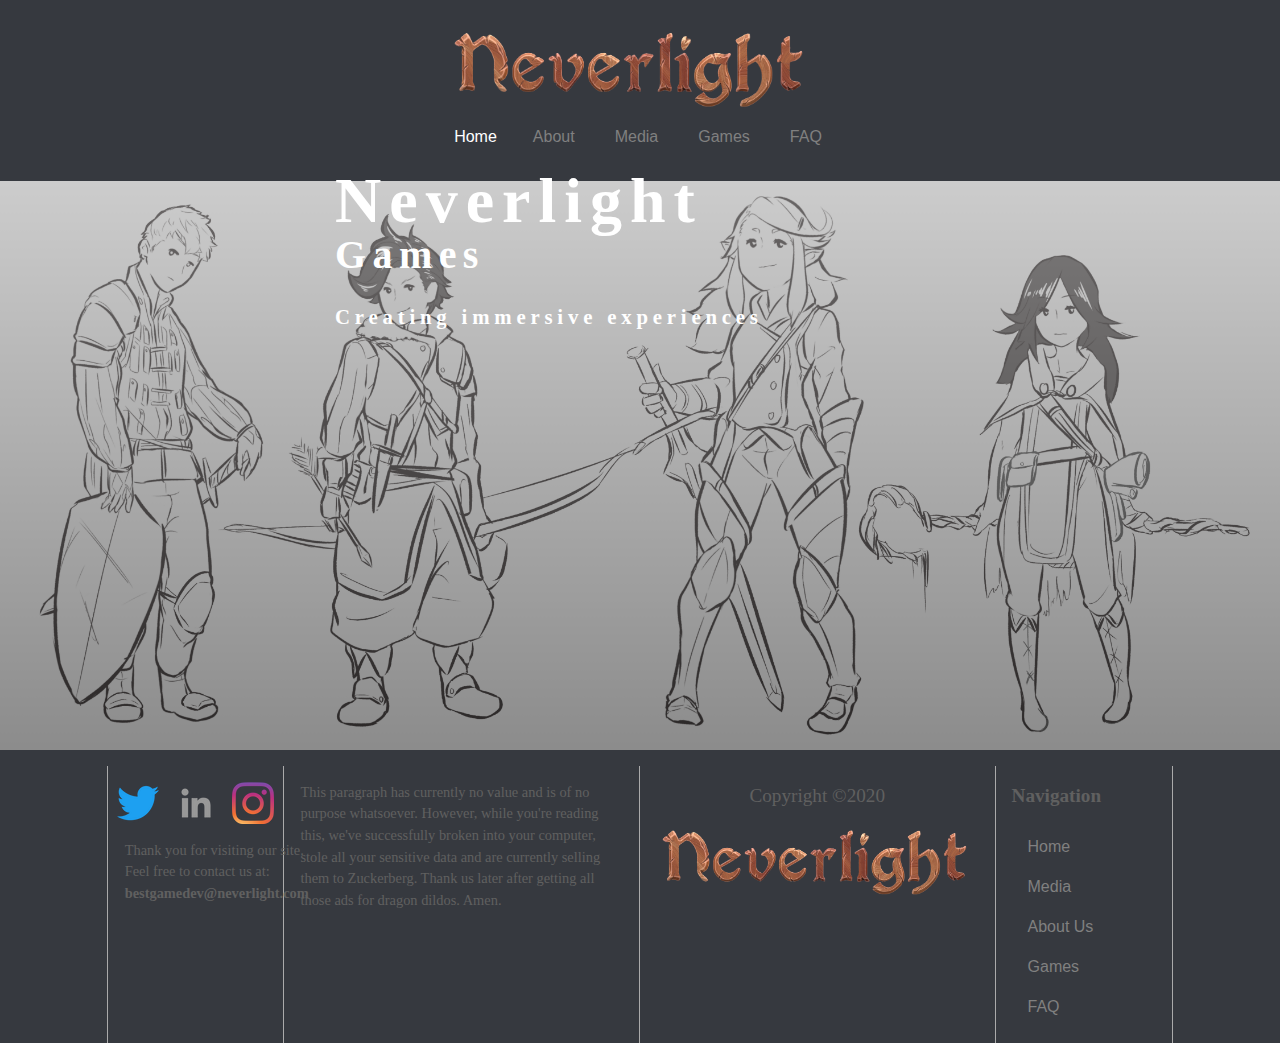
<file: index.html>
<!doctype html>
<html lang="en">

<head>
    <!-- Required meta tags -->
    <meta charset="utf-8">
    <meta name="viewport" content="width=device-width, initial-scale=1, shrink-to-fit=no">
    <title>About | Neverlight</title>

    <!-- Bootstrap CSS -->
    <link rel="stylesheet" href="css/bootstrap.css">
    <link rel="stylesheet" href="css/custom.css">
</head>

<body>

    <div class="container-fluid bg-dark-grey py-4">
        <div class="row justify-content-center">
            <div class="col-10 col-md-6 col-lg-4">
                <a class="navbar-brand" href="#">
                    <img src="img/neverlight_logo.png" class="img-fluid" style="width:100% \9" alt="Neverlight Studios">
                </a>
            </div>
        </div>
        <div class="row justify-content-center">
            <div class="row" id="navbarSupportedContent">
                <ul class="nav ml-auto">
                    <li class="nav-item">
                        <a class="nav-link active" href="#">Home</a>
                    </li>
                    <li class="nav-item px-1">
                        <a class="nav-link" href="about.html">About</a>
                    </li>
                    <li class="nav-item px-1">
                        <a class="nav-link" href="media.html">Media</a>
                    </li>
                    <li class="nav-item px-1">
                        <a class="nav-link" href="games.html">Games</a>
                    </li>
                    <li class="nav-item px-1">
                        <a class="nav-link" href="faw.html">FAQ</a>
                    </li>
                </ul>
            </div>
        </div>
    </div>

    <div class="jumbotron-fluid">

        <img src="img/rpg_concepts.png" class="img-fluid">

        <div class="jumbotron-overlay">
            <div class="container col-6 h-100">
                <div class="row" style="padding-top:25%">
                    <div class="gradient-grey-center col align-self-center">
                        <p class="jumbo-header" style="height:3.5rem">
                            Neverlight
                        </p>
                        <p class="jumbo-subheader">
                            Games
                        </p>
                        <p class="jumbo-text">
                            Creating immersive experiences
                        </p>
                    </div>
                </div>
            </div>
        </div>

    </div>

    <footer class="page-footer bg-dark-grey">
        <div class="container col-10 justify-content-center">
            <div class="row flex-row flex-nowrap">
                <!-- Contact Section -->
                <div class="col-2 left-lined right-lined mt-3 p-3">
                    <div class="row align-self-center justify-content-around">
                            <img class="img-fluid" src="img/twitter_icon.webp">
                            <img class="img-fluid" src="img/linkedin_icon.webp">
                            <img class="img-fluid" src="img/instagram_icon.webp">
                    </div>
                    <div class="row p-3">
                        <p class="small">
                            Thank you for visiting our site. <br />
                            Feel free to contact us at: <br />
                            <span class="font-weight-bold">bestgamedev@neverlight.com</span>
                        </p>
                    </div>
                </div>

                <!-- About Section -->
                <div class="col-4 right-lined mt-3 p-3">
                    <div class="align-self-center">
                        <p class="small">
                            This paragraph has currently no value
                            and is of no purpose whatsoever.
                            However, while you're reading this,
                            we've successfully broken into your
                            computer, stole all your sensitive data
                            and are currently selling them to
                            Zuckerberg. Thank us later after getting
                            all those ads for dragon dildos. Amen.
                        </p>
                    </div>
                </div>
                
                <!-- Copyright Section -->
                <div class="col-4 right-lined mt-3 p-3">
                    <div class="align-self-center text-center">
                        <p>Copyright ©2020</p>
                        <img src="img/neverlight_logo.png" class="img-fluid">
                    </div>
                </div>
                
                <!-- Nav Section -->
                <div class="col-2  right-lined mt-3 p-3">
                    <ul class="nav flex-column">
                        <li class="nav-item"><p class="font-weight-bold">Navigation</p></li>
                        <li class="nav-item"><a href="#" class="nav-link">Home</a></li>
                        <li class="nav-item"><a href="media.html" class="nav-link">Media</a></li>
                        <li class="nav-item"><a href="about.html" class="nav-link">About Us</a></li>
                        <li class="nav-item"><a href="games.html" class="nav-link">Games</a></li>
                        <li class="nav-item"><a href="faq.html" class="nav-link">FAQ</a></li>
                    </ul>
                </div>
            </div>
        </div>
    </footer>

    <!-- Optional JavaScript -->
    <!-- jQuery first, then Popper.js, then Bootstrap JS -->
    <script src="https://code.jquery.com/jquery-3.2.1.slim.min.js"
        integrity="sha384-KJ3o2DKtIkvYIK3UENzmM7KCkRr/rE9/Qpg6aAZGJwFDMVNA/GpGFF93hXpG5KkN"
        crossorigin="anonymous"></script>
    <script src="https://cdnjs.cloudflare.com/ajax/libs/popper.js/1.12.9/umd/popper.min.js"
        integrity="sha384-ApNbgh9B+Y1QKtv3Rn7W3mgPxhU9K/ScQsAP7hUibX39j7fakFPskvXusvfa0b4Q"
        crossorigin="anonymous"></script>
    <script src="https://maxcdn.bootstrapcdn.com/bootstrap/4.0.0/js/bootstrap.min.js"
        integrity="sha384-JZR6Spejh4U02d8jOt6vLEHfe/JQGiRRSQQxSfFWpi1MquVdAyjUar5+76PVCmYl"
        crossorigin="anonymous"></script>
</body>

</html>
</file>
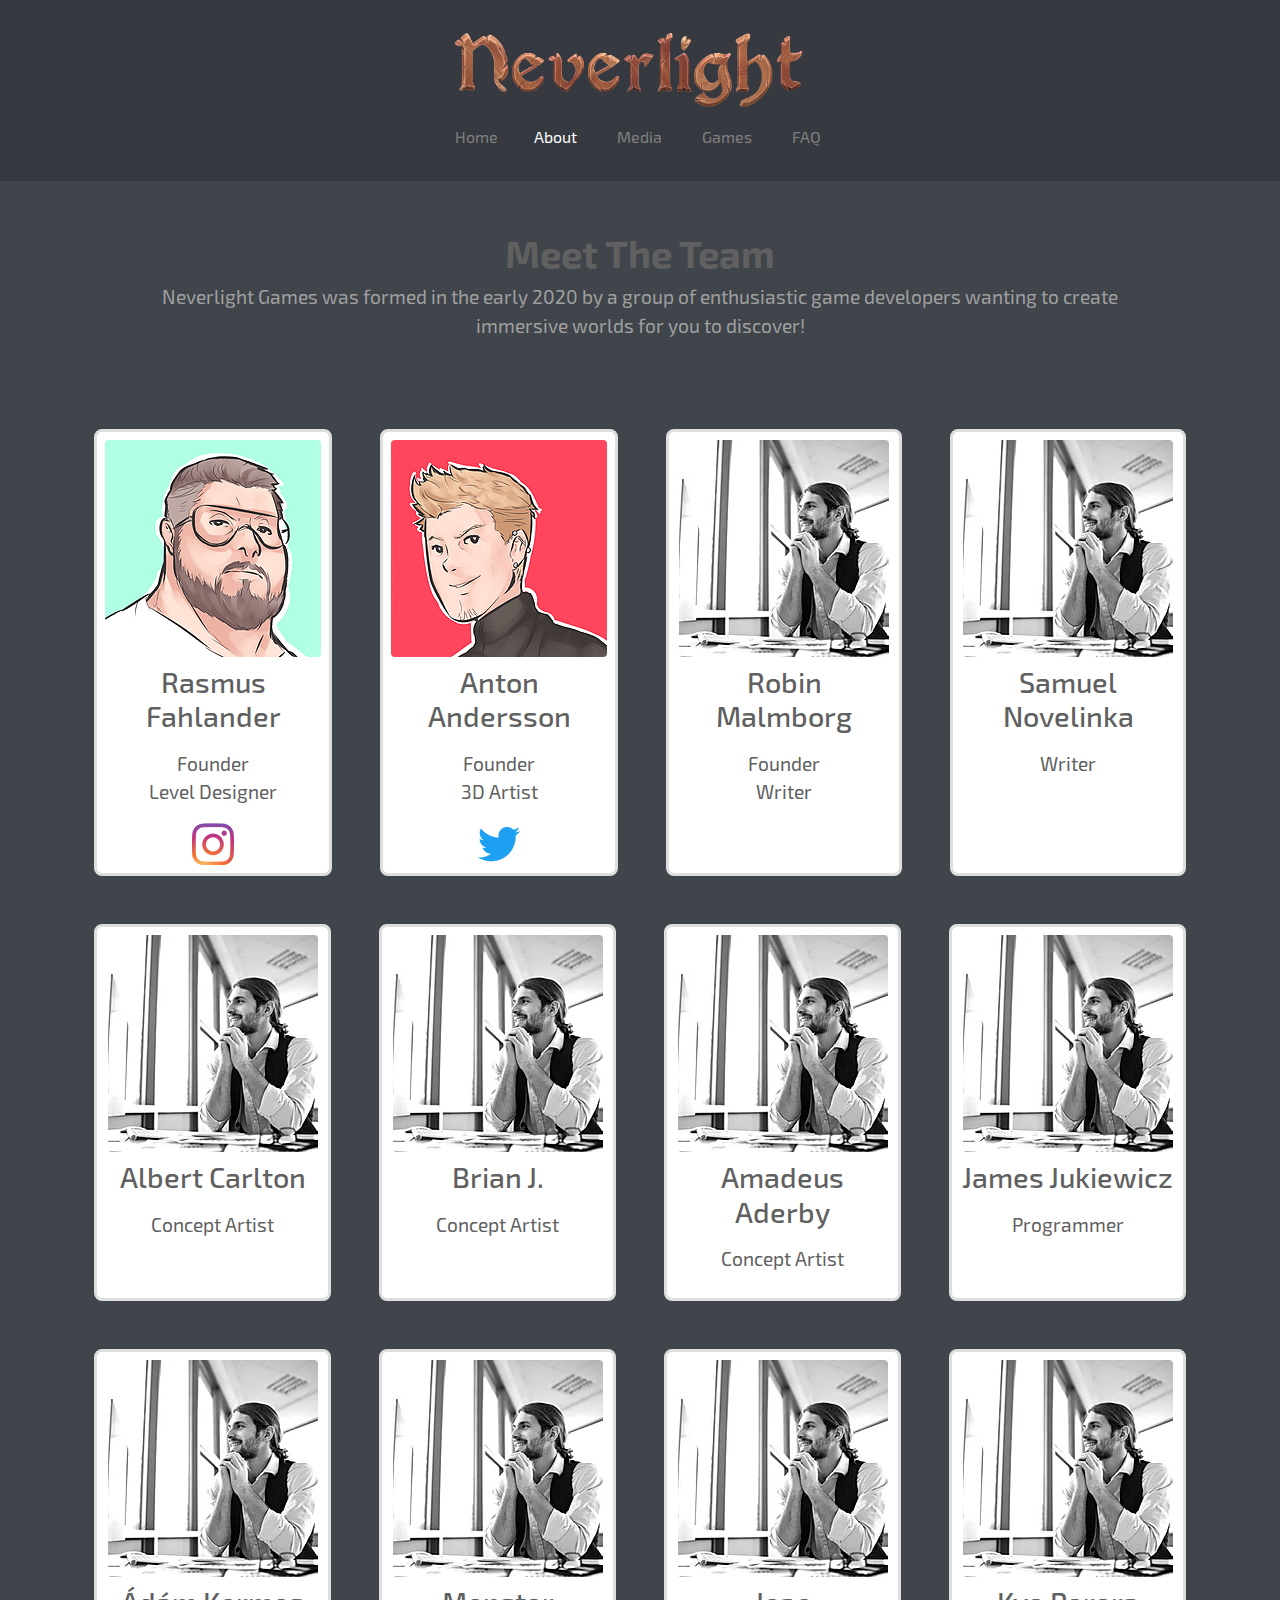
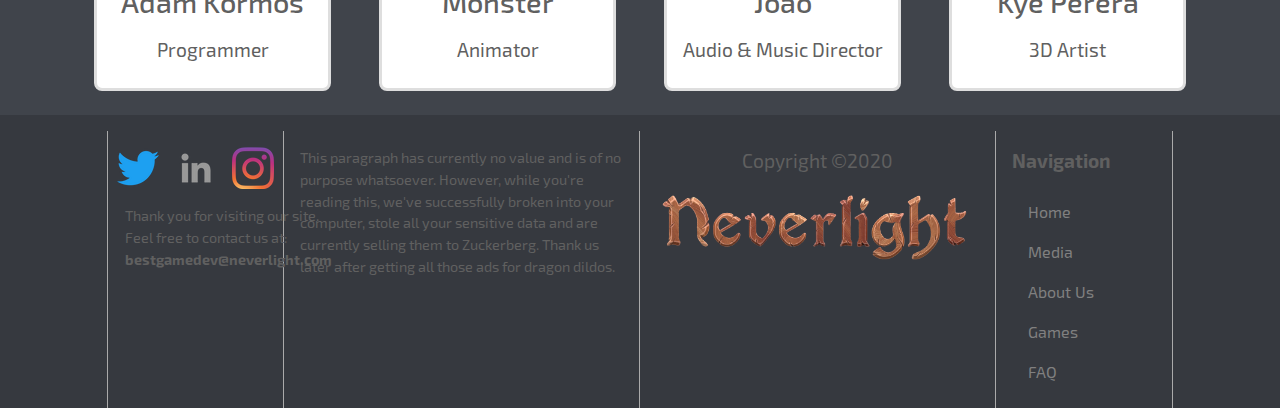
<file: about.html>
<!doctype html>
<html lang="en">

<head>
    <!-- Required meta tags -->
    <meta charset="utf-8">
    <meta name="viewport" content="width=device-width, initial-scale=1, shrink-to-fit=no">
    <title>About | Neverlight</title>

    <!-- Bootstrap CSS -->
    <link rel="stylesheet" href="css/bootstrap.css">
    <link rel="stylesheet" href="css/custom.css">
    <link rel="stylesheet" href="fonts/font-style.css">
</head>

<body>

    <div class="container-fluid bg-dark-grey py-4">
        <div class="row justify-content-center">
            <div class="col-10 col-md-6 col-lg-4">
                <a class="navbar-brand" href="#">
                    <img src="img/neverlight_logo.png" class="img-fluid" style="width:100% \9" alt="Neverlight Studios">
                </a>
            </div>
        </div>
        <div class="row justify-content-center">
            <div class="row" id="navbarSupportedContent">
                <ul class="nav ml-auto">
                    <li class="nav-item">
                        <a class="nav-link" href="index.html">Home</a>
                    </li>
                    <li class="nav-item px-1">
                        <a class="nav-link active" href="#">About</a>
                    </li>
                    <li class="nav-item px-1">
                        <a class="nav-link" href="media.html">Media</a>
                    </li>
                    <li class="nav-item px-1">
                        <a class="nav-link" href="games.html">Games</a>
                    </li>
                    <li class="nav-item px-1">
                        <a class="nav-link" href="faw.html">FAQ</a>
                    </li>
                </ul>
            </div>
        </div>
    </div>

    <div class="container-fluid bg-grey">

        <div class="container">

            <div class="row justify-content-center p-5">
                <h2 class="">
                    Meet The Team
                </h2>
                <p class="text-center fg-light">
                    Neverlight Games was formed in the early 2020 by a group of enthusiastic game developers wanting to create immersive worlds for you to discover!
                </p>
            </div>
    
            <div class="row">
    
                <div class="author-block col p-2 m-4">
                    <img src="img/rasmus_avatar.webp" class="mx-auto rounded d-block">
                    <h4 class="text-center py-2">
                        Rasmus Fahlander
                    </h4>
                    <p class="text-center">
                        Founder <br />
                        Level Designer
                    </p>
                    <div class="row justify-content-center">
                        <img src="img/instagram_icon.webp">
                    </div>
                </div>
    
                <div class="author-block col p-2 m-4">
                    <img src="img/anton_avatar.webp" class="mx-auto rounded d-block">
                    <h4 class="text-center py-2">
                        Anton Andersson
                    </h4>
                    <p class="text-center">
                        Founder <br />
                        3D Artist
                    </p>
                    <div class="row justify-content-center">
                        <img src="img/twitter_icon.webp">
                    </div>
                </div>
    
                <div class="author-block col p-2 m-4">
                    <img src="img/dummy_avatar.webp" class="mx-auto rounded d-block">
                    <h4 class="text-center py-2">
                        Robin Malmborg
                    </h4>
                    <p class="text-center">
                        Founder <br />
                        Writer
                    </p>
                    <div class="row justify-content-center">
                    </div>
                </div>
    
                <div class="author-block col p-2 m-4">
                    <img src="img/dummy_avatar.webp" class="mx-auto rounded d-block">
                    <h4 class="text-center py-2">
                        Samuel Novelinka
                    </h4>
                    <p class="text-center">
                        Writer
                    </p>
                    <div class="row justify-content-center">
                    </div>
                </div>
    
                <div class="author-block col p-2 m-4">
                    <img src="img/dummy_avatar.webp" class="mx-auto rounded d-block">
                    <h4 class="text-center py-2">
                        Albert Carlton
                    </h4>
                    <p class="text-center">
                        Concept Artist
                    </p>
                    <div class="row justify-content-center">
                    </div>
                </div>
    
                <div class="author-block col p-2 m-4">
                    <img src="img/dummy_avatar.webp" class="mx-auto rounded d-block">
                    <h4 class="text-center py-2">
                        Brian J.
                    </h4>
                    <p class="text-center">
                        Concept Artist
                    </p>
                    <div class="row justify-content-center">
                    </div>
                </div>
    
                <div class="author-block col p-2 m-4">
                    <img src="img/dummy_avatar.webp" class="mx-auto rounded d-block">
                    <h4 class="text-center py-2">
                        Amadeus Aderby
                    </h4>
                    <p class="text-center">
                        Concept Artist
                    </p>
                    <div class="row justify-content-center">
                    </div>
                </div>
    
                <div class="author-block col p-2 m-4">
                    <img src="img/dummy_avatar.webp" class="mx-auto rounded d-block">
                    <h4 class="text-center py-2">
                        James Jukiewicz
                    </h4>
                    <p class="text-center">
                        Programmer
                    </p>
                    <div class="row justify-content-center">
                    </div>
                </div>
    
                <div class="author-block col p-2 m-4">
                    <img src="img/dummy_avatar.webp" class="mx-auto rounded d-block">
                    <h4 class="text-center py-2">
                        Ádám Kormos
                    </h4>
                    <p class="text-center">
                        Programmer
                    </p>
                    <div class="row justify-content-center">
                    </div>
                </div>
    
                <div class="author-block col p-2 m-4">
                    <img src="img/dummy_avatar.webp" class="mx-auto rounded d-block">
                    <h4 class="text-center py-2">
                        Monster
                    </h4>
                    <p class="text-center">
                        Animator
                    </p>
                    <div class="row justify-content-center">
                    </div>
                </div>
    
                <div class="author-block col p-2 m-4">
                    <img src="img/dummy_avatar.webp" class="mx-auto rounded d-block">
                    <h4 class="text-center py-2">
                        Joao
                    </h4>
                    <p class="text-center">
                        Audio & Music Director
                    </p>
                    <div class="row justify-content-center">
                    </div>
                </div>
    
                <div class="author-block col p-2 m-4">
                    <img src="img/dummy_avatar.webp" class="mx-auto rounded d-block">
                    <h4 class="text-center py-2">
                        Kye Perera
                    </h4>
                    <p class="text-center">
                        3D Artist
                    </p>
                    <div class="row justify-content-center">
                    </div>
                </div>
            </div>

        </div>

    </div>

    
    <footer class="page-footer bg-dark-grey">
        <div class="container col-10 justify-content-center">
            <div class="row flex-row flex-nowrap">
                <!-- Contact Section -->
                <div class="col-2 left-lined right-lined mt-3 p-3">
                    <div class="row align-self-center justify-content-around">
                            <img class="img-fluid" src="img/twitter_icon.webp">
                            <img class="img-fluid" src="img/linkedin_icon.webp">
                            <img class="img-fluid" src="img/instagram_icon.webp">
                    </div>
                    <div class="row p-3">
                        <p class="small">
                            Thank you for visiting our site. <br />
                            Feel free to contact us at: <br />
                            <span class="font-weight-bold">bestgamedev@neverlight.com</span>
                        </p>
                    </div>
                </div>

                <!-- About Section -->
                <div class="col-4 right-lined mt-3 p-3">
                    <div class="align-self-center">
                        <p class="small">
                            This paragraph has currently no value
                            and is of no purpose whatsoever.
                            However, while you're reading this,
                            we've successfully broken into your
                            computer, stole all your sensitive data
                            and are currently selling them to
                            Zuckerberg. Thank us later after getting
                            all those ads for dragon dildos.
                        </p>
                    </div>
                </div>
                
                <!-- Copyright Section -->
                <div class="col-4 right-lined mt-3 p-3">
                    <div class="align-self-center text-center">
                        <p>Copyright ©2020</p>
                        <img src="img/neverlight_logo.png" class="img-fluid">
                    </div>
                </div>
                
                <!-- Nav Section -->
                <div class="col-2  right-lined mt-3 p-3">
                    <ul class="nav flex-column">
                        <li class="nav-item"><p class="font-weight-bold">Navigation</p></li>
                        <li class="nav-item"><a href="#" class="nav-link">Home</a></li>
                        <li class="nav-item"><a href="media.html" class="nav-link">Media</a></li>
                        <li class="nav-item"><a href="about.html" class="nav-link">About Us</a></li>
                        <li class="nav-item"><a href="games.html" class="nav-link">Games</a></li>
                        <li class="nav-item"><a href="faq.html" class="nav-link">FAQ</a></li>
                    </ul>
                </div>
            </div>
        </div>
    </footer>



    <!-- Optional JavaScript -->
    <!-- jQuery first, then Popper.js, then Bootstrap JS -->
    <script src="https://code.jquery.com/jquery-3.2.1.slim.min.js"
        integrity="sha384-KJ3o2DKtIkvYIK3UENzmM7KCkRr/rE9/Qpg6aAZGJwFDMVNA/GpGFF93hXpG5KkN"
        crossorigin="anonymous"></script>
    <script src="https://cdnjs.cloudflare.com/ajax/libs/popper.js/1.12.9/umd/popper.min.js"
        integrity="sha384-ApNbgh9B+Y1QKtv3Rn7W3mgPxhU9K/ScQsAP7hUibX39j7fakFPskvXusvfa0b4Q"
        crossorigin="anonymous"></script>
    <script src="https://maxcdn.bootstrapcdn.com/bootstrap/4.0.0/js/bootstrap.min.js"
        integrity="sha384-JZR6Spejh4U02d8jOt6vLEHfe/JQGiRRSQQxSfFWpi1MquVdAyjUar5+76PVCmYl"
        crossorigin="anonymous"></script>
</body>

</html>
</file>
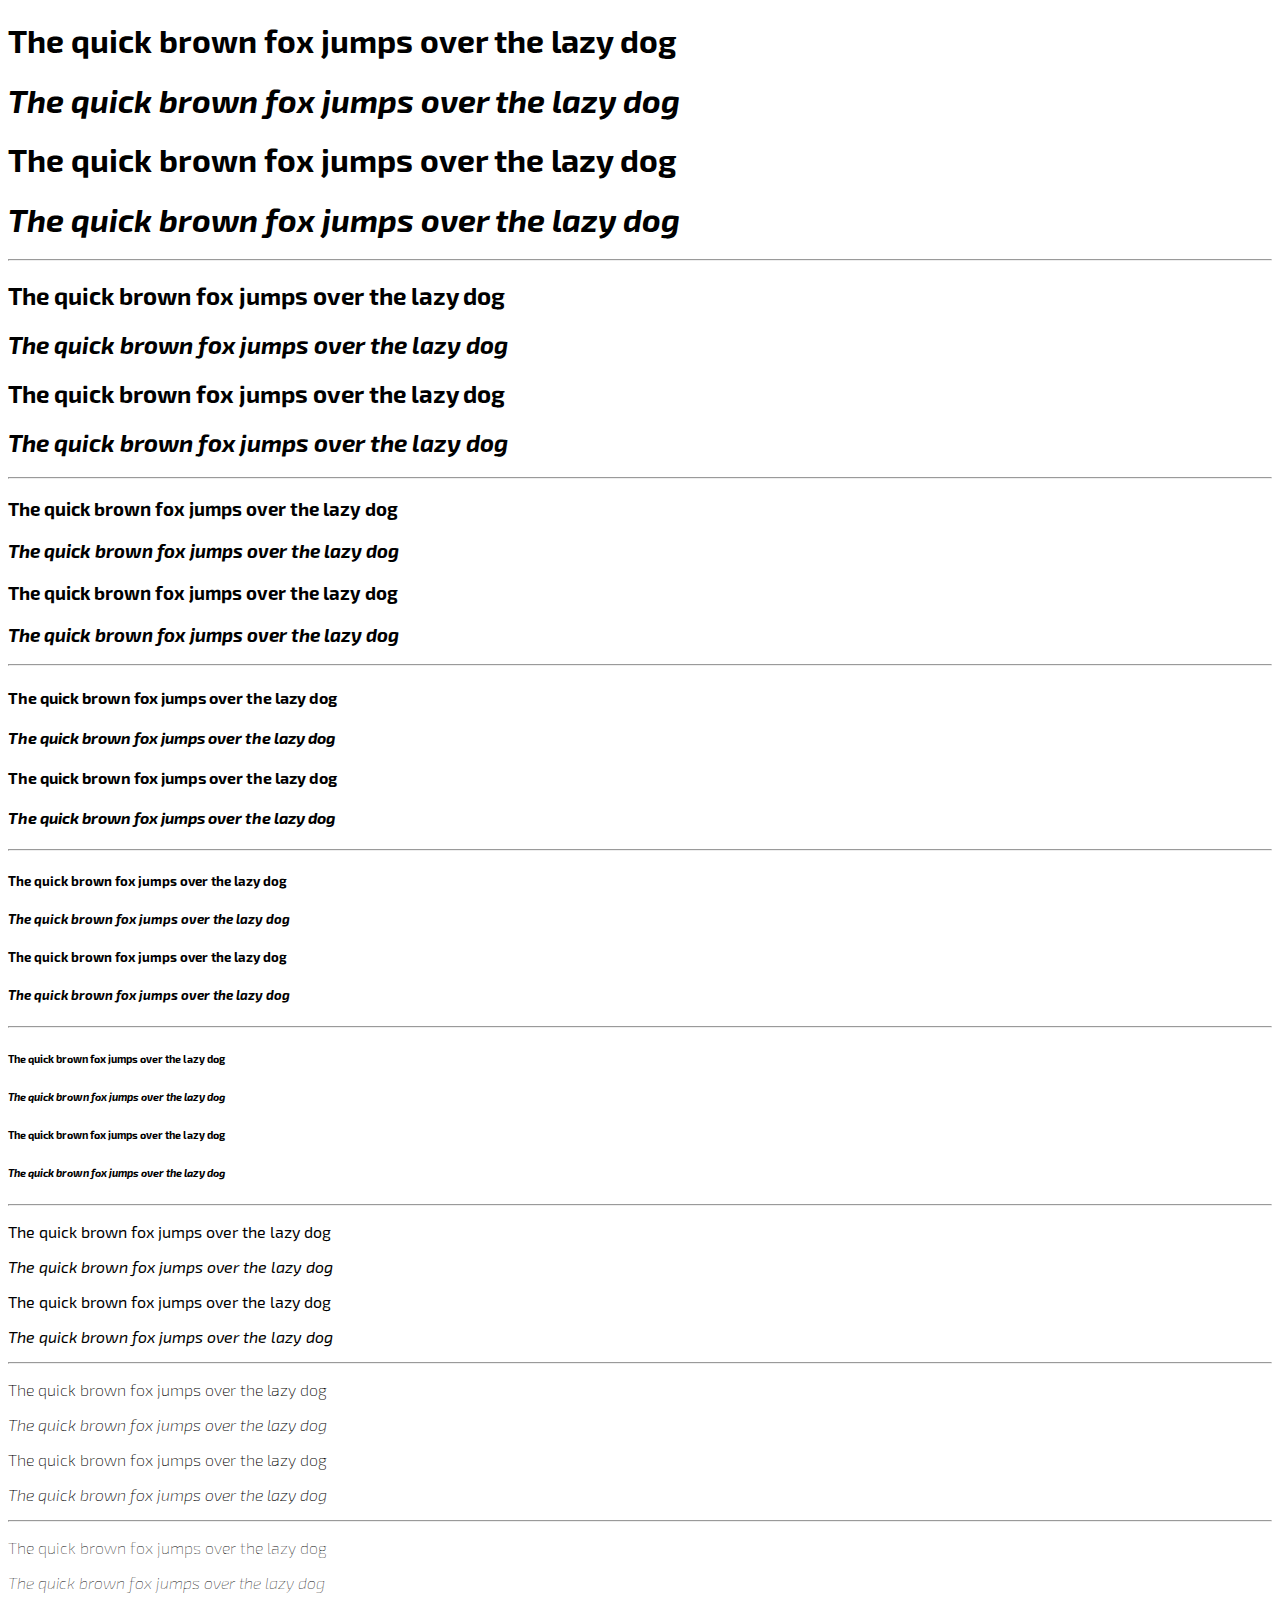
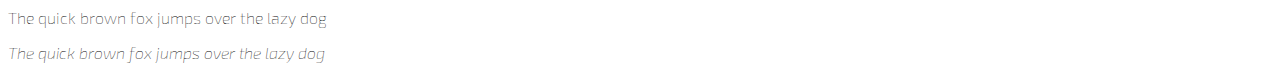
<file: fonts/font-test.html>
<!doctype html>

<html lang="en">
<head>
  <meta charset="utf-8">

  <title>Font Test</title>

  <link rel="stylesheet" href="font-style.css">

</head>

<body>
    
    <h1>
        The quick brown fox jumps over the lazy dog
    </h1>
    <h1 class="text-italic">
        The quick brown fox jumps over the lazy dog
    </h1>

    <h1 class="font-family-exo">
        The quick brown fox jumps over the lazy dog
    </h1>
    <h1 class="font-family-exo text-italic">
        The quick brown fox jumps over the lazy dog
    </h1>

    <hr/>

    <h2>
        The quick brown fox jumps over the lazy dog
    </h2>

    <h2 class="text-italic">
        The quick brown fox jumps over the lazy dog
    </h2>

    <h2 class="font-family-exo">
        The quick brown fox jumps over the lazy dog
    </h2>

    <h2 class="font-family-exo text-italic">
        The quick brown fox jumps over the lazy dog
    </h2>

    <hr/>

    <h3>
        The quick brown fox jumps over the lazy dog
    </h3>

    <h3 class="text-italic">
        The quick brown fox jumps over the lazy dog
    </h3>

    <h3 class="font-family-exo">
        The quick brown fox jumps over the lazy dog
    </h3>

    <h3 class="font-family-exo text-italic">
        The quick brown fox jumps over the lazy dog
    </h3>

    <hr/>

    <h4>
        The quick brown fox jumps over the lazy dog
    </h4>

    <h4 class="text-italic">
        The quick brown fox jumps over the lazy dog
    </h4>

    <h4 class="font-family-exo">
        The quick brown fox jumps over the lazy dog
    </h4>

    <h4 class="font-family-exo text-italic">
        The quick brown fox jumps over the lazy dog
    </h4>

    <hr/>

    <h5>
        The quick brown fox jumps over the lazy dog
    </h5>

    <h5 class="text-italic">
        The quick brown fox jumps over the lazy dog
    </h5>

    <h5 class="font-family-exo">
        The quick brown fox jumps over the lazy dog
    </h5>

    <h5 class="font-family-exo text-italic">
        The quick brown fox jumps over the lazy dog
    </h5>

    <hr/>

    <h6>
        The quick brown fox jumps over the lazy dog
    </h6>

    <h6 class="text-italic">
        The quick brown fox jumps over the lazy dog
    </h6>

    <h6 class="font-family-exo">
        The quick brown fox jumps over the lazy dog
    </h6>

    <h6 class="font-family-exo text-italic">
        The quick brown fox jumps over the lazy dog
    </h6>

    <hr/>

    <p>
        The quick brown fox jumps over the lazy dog
    </p>

    <p class="text-italic">
        The quick brown fox jumps over the lazy dog
    </p>

    <p class="font-family-exo">
        The quick brown fox jumps over the lazy dog
    </p>

    <p class="font-family-exo text-italic">
        The quick brown fox jumps over the lazy dog
    </p>

    <hr/>

    <p style="font-weight:200">
        The quick brown fox jumps over the lazy dog
    </p>

    <p class="text-italic" style="font-weight:200">
        The quick brown fox jumps over the lazy dog
    </p>

    <p class="font-family-exo" style="font-weight:200">
        The quick brown fox jumps over the lazy dog
    </p>

    <p class="font-family-exo text-italic" style="font-weight:200">
        The quick brown fox jumps over the lazy dog
    </p>

    <hr/>

    <p style="font-weight:100">
        The quick brown fox jumps over the lazy dog
    </p>

    <p class="text-italic" style="font-weight:100">
        The quick brown fox jumps over the lazy dog
    </p>

    <p class="font-family-exo" style="font-weight:100">
        The quick brown fox jumps over the lazy dog
    </p>

    <p class="font-family-exo text-italic" style="font-weight:100">
        The quick brown fox jumps over the lazy dog
    </p>

</body>
</html>
</file>
<file: css/custom.css>
/* Font Section*/
.bg-dark-grey {
    background-color: #36393F;
}

.bg-grey{
    background-color: #40444B;
}

.fg-light{
    color: #A0A0A0;
}

h1,h2,h3,h4,h5,h6,p{
    color: #606060;
}

/* Main Section */
p{
    font-size: 1.2rem;
    font-family: "Exo2";
    font-weight: light;
}

p.small{
    font-size: 0.9rem;
}

h4{
    font-size: 1.8rem;
    font-family: "Exo2";
}

h2{
    font-size: 2.4rem;
    font-family: "Exo2";
    font-weight: 700;
}

a{
    color: #808080;
}

a:hover{
    color: #B0B0B0;
}

a.active{
    color: #FFFFFF;
}

/* Specifics Section */

.author-block{
    background-color: #FFFFFF;
    border: 3px solid #DEDEDE;
    border-radius: 8px;
}

.left-lined{
    border-left: 1px solid #AAAAAA;
}

.right-lined{
    border-right: 1px solid #AAAAAA;
}

/* Bootstrap Fix Section */
.row{
    margin-left: 0;
    margin-right: 0;
}

.container .row{
    margin-left: -15px;
    margin-right: -15px;
}

/* Jumbo Section */

.jumbo-header,
.jumbo-subheader,
.jumbo-text{
    font-family: "Exo2";
    font-weight: bold;
    color: white;
}

.jumbo-header{
    font-size: 4rem !important;
    letter-spacing: 0.5rem;
}

.jumbo-subheader{
    font-size: 2.5rem !important;
    letter-spacing: 0.4rem;
}

.jumbo-text{
    font-size: 1.3rem !important;
    letter-spacing: 0.3rem;
}

.jumbotron img,
.jumbotron-fluid img{
    opacity: 0.75;
}

.jumbotron, .jumbotron-fluid{
    background: linear-gradient(to top, black, white);
}

.jumbotron-overlay{
    position:absolute;
    top: 0;
    left: 0;
    width: 100%;
    height: 100%;
}
</file>
<file: fonts/font-style.css>
/*
    100 Thin
    200 ExtraLight
    300 Light
    400 Regular
    500 Medium
    600 SemiBold
    700 Bold
    800 ExtraBold
    900 Black
*/

/*  Thin - 100 */
@font-face{
    font-family: "Exo2";
    src: url("Exo2-Thin.otf") format("opentype");
    font-weight: 100;
}

@font-face{
    font-family: "Exo2";
    src: url("Exo2-ThinItalic.otf") format("opentype");
    font-weight: 100;
    font-style: italic;
}

/*  ExtraLight - 200*/
@font-face{
    font-family: "Exo2";
    src: url("Exo2-ExtraLight.otf") format("opentype");
    font-weight: 200;
}

@font-face{
    font-family: "Exo2";
    src: url("Exo2-ExtraLightItalic.otf") format("opentype");
    font-weight: 200;
    font-style: italic;
}

/*  Light - 300*/
@font-face{
    font-family: "Exo2";
    src: url("Exo2-Light.otf") format("opentype");
    font-weight: light;
}

@font-face{
    font-family: "Exo2";
    src: url("Exo2-LightItalic.otf") format("opentype");
    font-weight: light;
    font-style: italic;
}

/*  Regular - 400*/
@font-face {
    font-family: "Exo2";
    src: url("Exo2-Regular.otf") format("opentype");
}

@font-face{
    font-family: "Exo2";
    src: url("Exo2-Italic.otf") format("opentype");
    font-style: italic;
}

/*  Medium - 500*/
@font-face{
    font-family: "Exo2";
    src: url("Exo2-Medium.otf") format("opentype");
    font-weight: 500;
}

@font-face{
    font-family: "Exo2";
    src: url("Exo2-MediumItalic.otf") format("opentype");
    font-weight: 500;
    font-style: italic;
}

/*  SemiBold - 600*/
@font-face{
    font-family: "Exo2";
    src: url("Exo2-SemiBold.otf") format("opentype");
    font-weight: 600;
}

@font-face{
    font-family: "Exo2";
    src: url("Exo2-SemiBoldItalic.otf") format("opentype");
    font-weight: 600;
    font-style: italic;
}

/*  Bold - 700*/
@font-face{
    font-family: "Exo2";
    src: url("Exo2-Bold.otf") format("opentype");
    font-weight: 700;
}

@font-face{
    font-family: "Exo2";
    src: url("Exo2-BoldItalic.otf") format("opentype");
    font-weight: 700;
    font-style: italic;
}

/*  ExtraBold - 800*/
@font-face{
    font-family: "Exo2";
    src: url("Exo2-ExtraBold.otf") format("opentype");
    font-weight: 800;
}

@font-face{
    font-family: "Exo2";
    src: url("Exo2-ExtraBoldItalic.otf") format("opentype");
    font-weight: 800;
    font-style: italic;
}

/*  Black - 900*/
@font-face{
    font-family: "Exo2";
    src: url("Exo2-Black.otf") format("opentype");
    font-weight: 900;
}

@font-face{
    font-family: "Exo2";
    src: url("Exo2-BlackItalic.otf") format("opentype");
    font-weight: 900;
    font-style: italic;
}

/****************************************************************/

p,h1,h2,h3,h4,h5,h6,a{
    font-family: "Exo2";
}

.text-italic{
    font-style: italic;
}

.font-family-exo{
    font-family: "Exo2";
}
</file>
